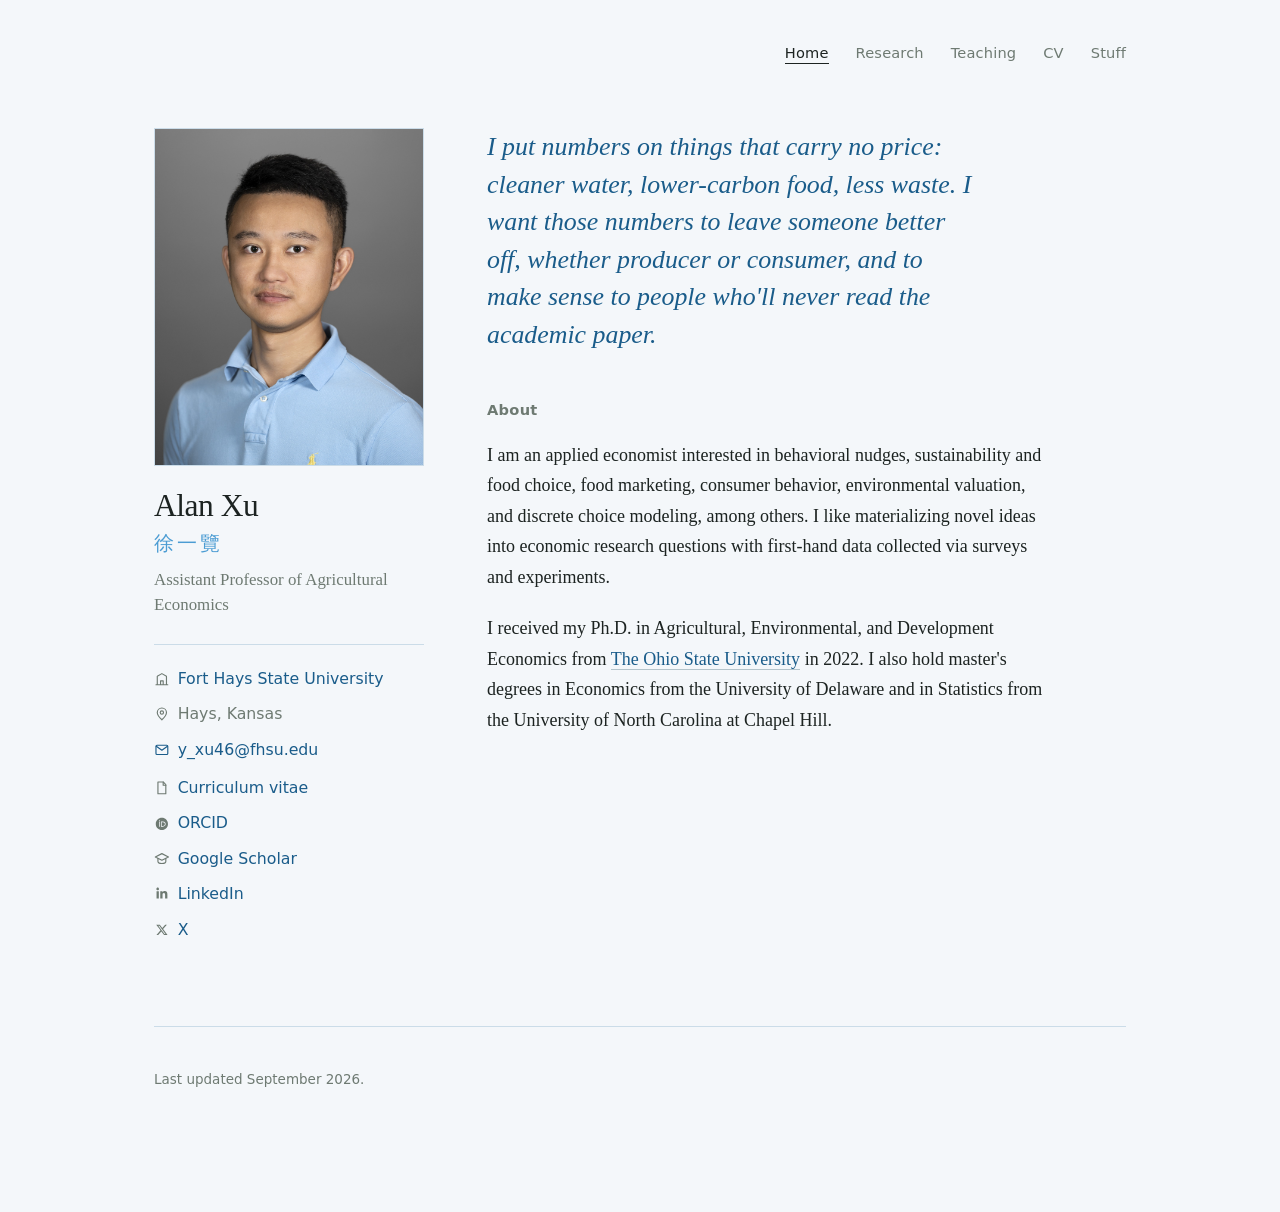
<file: index.html>
<!DOCTYPE html>
<html lang="en">
<head>
<meta charset="utf-8">
<meta name="viewport" content="width=device-width, initial-scale=1">
<title>Alan Xu 徐一覽</title>
<meta name="description" content="Alan Xu is an applied economist at Fort Hays State University working on behavioral nudges, sustainability and food choice, consumer behavior, and environmental valuation.">
<link rel="icon" href="favicon.svg" type="image/svg+xml">
<link rel="stylesheet" href="style.css">
<!-- Google tag (gtag.js) -->
<script async src="https://www.googletagmanager.com/gtag/js?id=G-Y4VLVHRZ72"></script>
<script>
  window.dataLayer = window.dataLayer || [];
  function gtag(){dataLayer.push(arguments);}
  gtag('js', new Date());

  gtag('config', 'G-Y4VLVHRZ72');
</script>
</head>
<body>
<a class="skip" href="#main">Skip to content</a>

<div class="page">

  <header class="masthead">
    <span></span>
    <nav aria-label="Sections">
      <ul class="nav">
        <li><a href="index.html" aria-current="page">Home</a></li>
        <li><a href="research.html">Research</a></li>
        <li><a href="teaching.html">Teaching</a></li>
        <li><a href="cv.html">CV</a></li>
        <li><a href="stuff.html">Stuff</a></li>
      </ul>
    </nav>
  </header>

    <main id="main">

    <svg width="0" height="0" style="position:absolute" aria-hidden="true">
      <symbol id="i-uni" viewBox="0 0 24 24"><path d="M3 21h18M5 21V8l7-4 7 4v13M10 21v-6h4v6"/></symbol>
      <symbol id="i-pin" viewBox="0 0 24 24"><path d="M12 21s7-6.2 7-11a7 7 0 1 0-14 0c0 4.8 7 11 7 11z"/><circle cx="12" cy="10" r="2.5"/></symbol>
      <symbol id="i-mail" viewBox="0 0 24 24"><rect x="3" y="5" width="18" height="14" rx="1.5"/><path d="m3.5 6.5 8.5 6 8.5-6"/></symbol>
      <symbol id="i-doc" viewBox="0 0 24 24"><path d="M6 3h8l4 4v14H6z"/><path d="M14 3v5h4"/></symbol>
      <symbol id="i-cap" viewBox="0 0 24 24"><path d="m12 4 10 5-10 5L2 9z"/><path d="M6 11.5V16c0 1.6 2.7 3 6 3s6-1.4 6-3v-4.5"/></symbol>
      <symbol id="i-globe" viewBox="0 0 24 24"><circle cx="12" cy="12" r="9"/><path d="M3 12h18M12 3a14 14 0 0 1 0 18 14 14 0 0 1 0-18"/></symbol>
      <symbol id="i-x" viewBox="0 0 640 640"><path d="M453.2 112L523.8 112L369.6 288.2L551 528L409 528L297.7 382.6L170.5 528L99.8 528L264.7 339.5L90.8 112L236.4 112L336.9 244.9L453.2 112zM428.4 485.8L467.5 485.8L215.1 152L173.1 152L428.4 485.8z"/></symbol>
      <symbol id="i-linkedin" viewBox="0 0 640 640"><path d="M196.3 512L103.4 512L103.4 212.9L196.3 212.9L196.3 512zM149.8 172.1C120.1 172.1 96 147.5 96 117.8C96 103.5 101.7 89.9 111.8 79.8C121.9 69.7 135.6 64 149.8 64C164 64 177.7 69.7 187.8 79.8C197.9 89.9 203.6 103.6 203.6 117.8C203.6 147.5 179.5 172.1 149.8 172.1zM543.9 512L451.2 512L451.2 366.4C451.2 331.7 450.5 287.2 402.9 287.2C354.6 287.2 347.2 324.9 347.2 363.9L347.2 512L254.4 512L254.4 212.9L343.5 212.9L343.5 253.7L344.8 253.7C357.2 230.2 387.5 205.4 432.7 205.4C526.7 205.4 544 267.3 544 347.7L544 512L543.9 512z"/></symbol>
      <symbol id="i-orcid" viewBox="0 0 640 640"><path d="M358.7 252.2L312.8 252.2L312.8 406L360.3 406C427.9 406 443.4 354.7 443.4 329.1C443.4 287.5 416.9 252.2 358.7 252.2zM320 72C183 72 72 183 72 320C72 457 183 568 320 568C457 568 568 457 568 320C568 183 457 72 320 72zM239.2 432.8L209.4 432.8L209.4 225.3L239.2 225.3L239.2 432.8zM224.3 162.5C235.1 162.5 243.9 171.3 243.9 182.1C243.9 192.9 235.1 201.7 224.3 201.7C213.5 201.7 204.7 192.9 204.7 182.1C204.7 171.3 213.5 162.5 224.3 162.5zM364 433L283 433L283 225.3L363.6 225.3C440.3 225.3 474 280.1 474 329.2C474 382.5 432.3 433.1 364 433.1z"/></symbol>
    </svg>

    <div class="profile-layout">

      <aside class="profile-card">
        <img class="profile-photo" src="images/portrait.jpg" alt="Alan Xu">
        <h1 class="profile-name">Alan Xu<span class="han" lang="zh-Hans">徐一覽</span></h1>
        <p class="profile-role">Assistant Professor of Agricultural Economics</p>

        <ul class="profile-links">
          <li><svg><use href="#i-uni"/></svg><a href="https://www.fhsu.edu/agriculture/Faculty-and-Staff/">Fort Hays State University</span></li>
          <li><svg><use href="#i-pin"/></svg><span>Hays, Kansas</span></li>
          <li><svg><use href="#i-mail"/></svg><a href="mailto:y_xu46@fhsu.edu">y_xu46@fhsu.edu</a></li>
          <li><svg><use href="#i-doc"/></svg><a href="cv.html">Curriculum vitae</a></li>
          <li><svg class="brand"><use href="#i-orcid"/></svg><a href="https://orcid.org/0000-0002-5216-3333">ORCID</a></li>
          <li><svg><use href="#i-cap"/></svg><a href="https://scholar.google.com/citations?user=-y_ta_cAAAAJ&amp;hl=en">Google Scholar</a></li>
          <li><svg class="brand"><use href="#i-linkedin"/></svg><a href="https://www.linkedin.com/in/alanyilan/">LinkedIn</a></li>
          <li><svg class="brand"><use href="#i-x"/></svg><a href="https://x.com/alanyilan">X</a></li>
        </ul>
      </aside>

      <div class="profile-main">
        <p class="lede">I put numbers on things that carry no price: cleaner water, lower-carbon
          food, less waste. I want those numbers to leave someone better off, whether producer or
          consumer, and to make sense to people who'll never read the academic paper.</p>

        <h2>About</h2>
        <p>I am an applied economist interested in behavioral nudges, sustainability and food
        choice, food marketing, consumer behavior, environmental valuation, and discrete choice
        modeling, among others. I like materializing novel ideas into economic research questions
        with first-hand data collected via surveys and experiments.</p>

        <p>I received my Ph.D. in Agricultural, Environmental, and Development Economics from
        <a href="https://aede.osu.edu/home">The Ohio State University</a> in 2022. I also hold
        master's degrees in Economics from the University of Delaware and in Statistics from the
        University of North Carolina at Chapel Hill.</p>
      </div>

    </div>

  </main>
  <footer class="foot">
    <p>Last updated September 2026.</p>
  </footer>

</div>
</body>
</html>
</file>
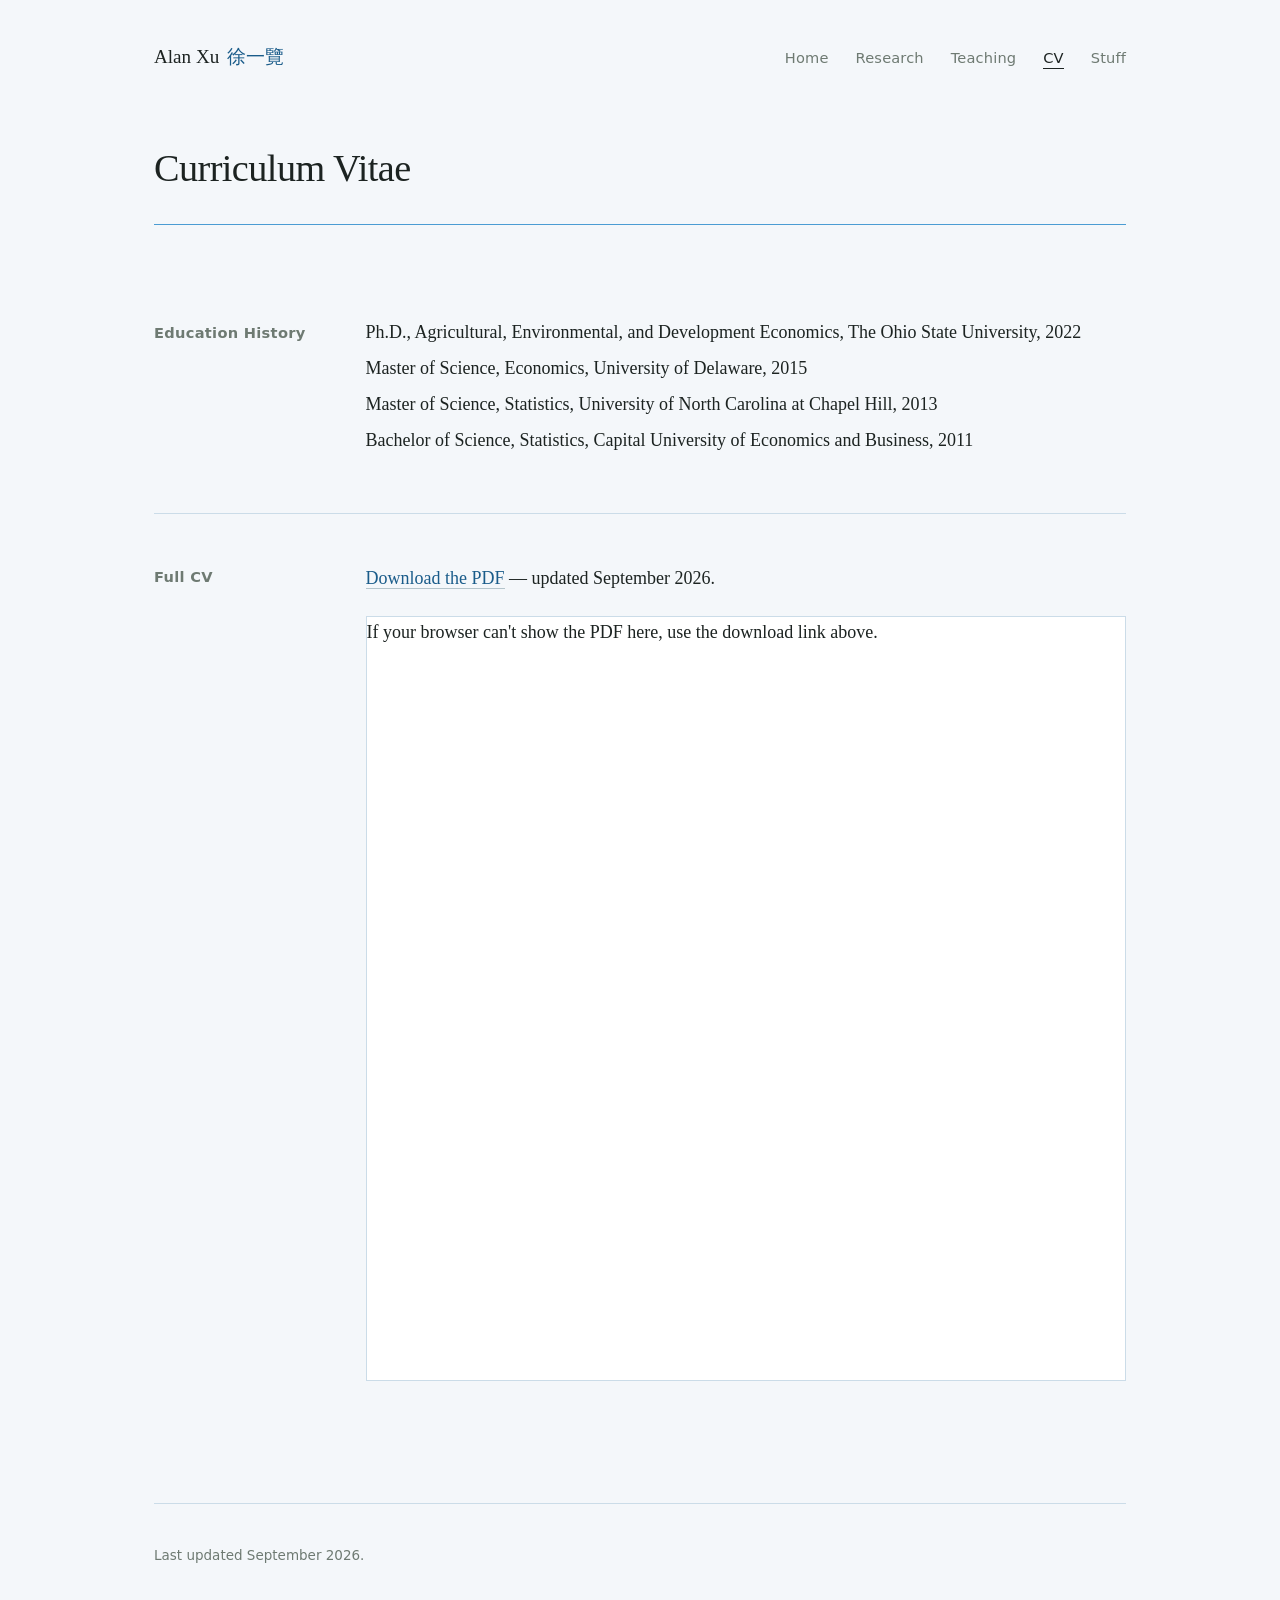
<file: cv.html>
<!DOCTYPE html>
<html lang="en">
<head>
<meta charset="utf-8">
<meta name="viewport" content="width=device-width, initial-scale=1">
<title>Curriculum vitae — Alan Xu 徐一覽</title>
<meta name="description" content="Curriculum vitae of Alan Xu, assistant professor of agricultural economics at Fort Hays State University.">
<link rel="icon" href="favicon.svg" type="image/svg+xml">
<link rel="stylesheet" href="style.css">
<!-- Google tag (gtag.js) -->
<script async src="https://www.googletagmanager.com/gtag/js?id=G-Y4VLVHRZ72"></script>
<script>
  window.dataLayer = window.dataLayer || [];
  function gtag(){dataLayer.push(arguments);}
  gtag('js', new Date());

  gtag('config', 'G-Y4VLVHRZ72');
</script>
</head>
<body>
<a class="skip" href="#main">Skip to content</a>

<div class="page">

  <header class="masthead">
    <a class="wordmark" href="index.html">Alan Xu<span class="han" lang="zh-Hans">徐一覽</span></a>
    <nav aria-label="Sections">
      <ul class="nav">
        <li><a href="index.html">Home</a></li>
        <li><a href="research.html">Research</a></li>
        <li><a href="teaching.html">Teaching</a></li>
        <li><a href="cv.html" aria-current="page">CV</a></li>
        <li><a href="stuff.html">Stuff</a></li>
      </ul>
    </nav>
  </header>

  <main id="main">

    <h1 class="page-title">Curriculum Vitae</h1>

    <section class="band">
      <h2>Education History</h2>
      <div class="band-body">
        <ul class="stack">
          <li>Ph.D., Agricultural, Environmental, and Development Economics, The Ohio State
            University, 2022</li>
          <li>Master of Science, Economics, University of Delaware, 2015</li>
          <li>Master of Science, Statistics, University of North Carolina at Chapel Hill, 2013</li>
          <li>Bachelor of Science, Statistics, Capital University of Economics and Business, 2011</li>
        </ul>
      </div>
    </section>

    <section class="band band-wide">
      <h2>Full CV</h2>
      <div class="band-body">
        <p><a href="files/Alan_Xu_CV.pdf">Download the PDF</a> — updated September 2026.</p>
        <object class="pdf-frame" data="files/Alan_Xu_CV.pdf" type="application/pdf">
          <p>If your browser can't show the PDF here, use the download link above.</p>
        </object>
      </div>
    </section>

  </main>

  <footer class="foot">
    <p>Last updated September 2026.</p>
  </footer>

</div>
</body>
</html>
</file>
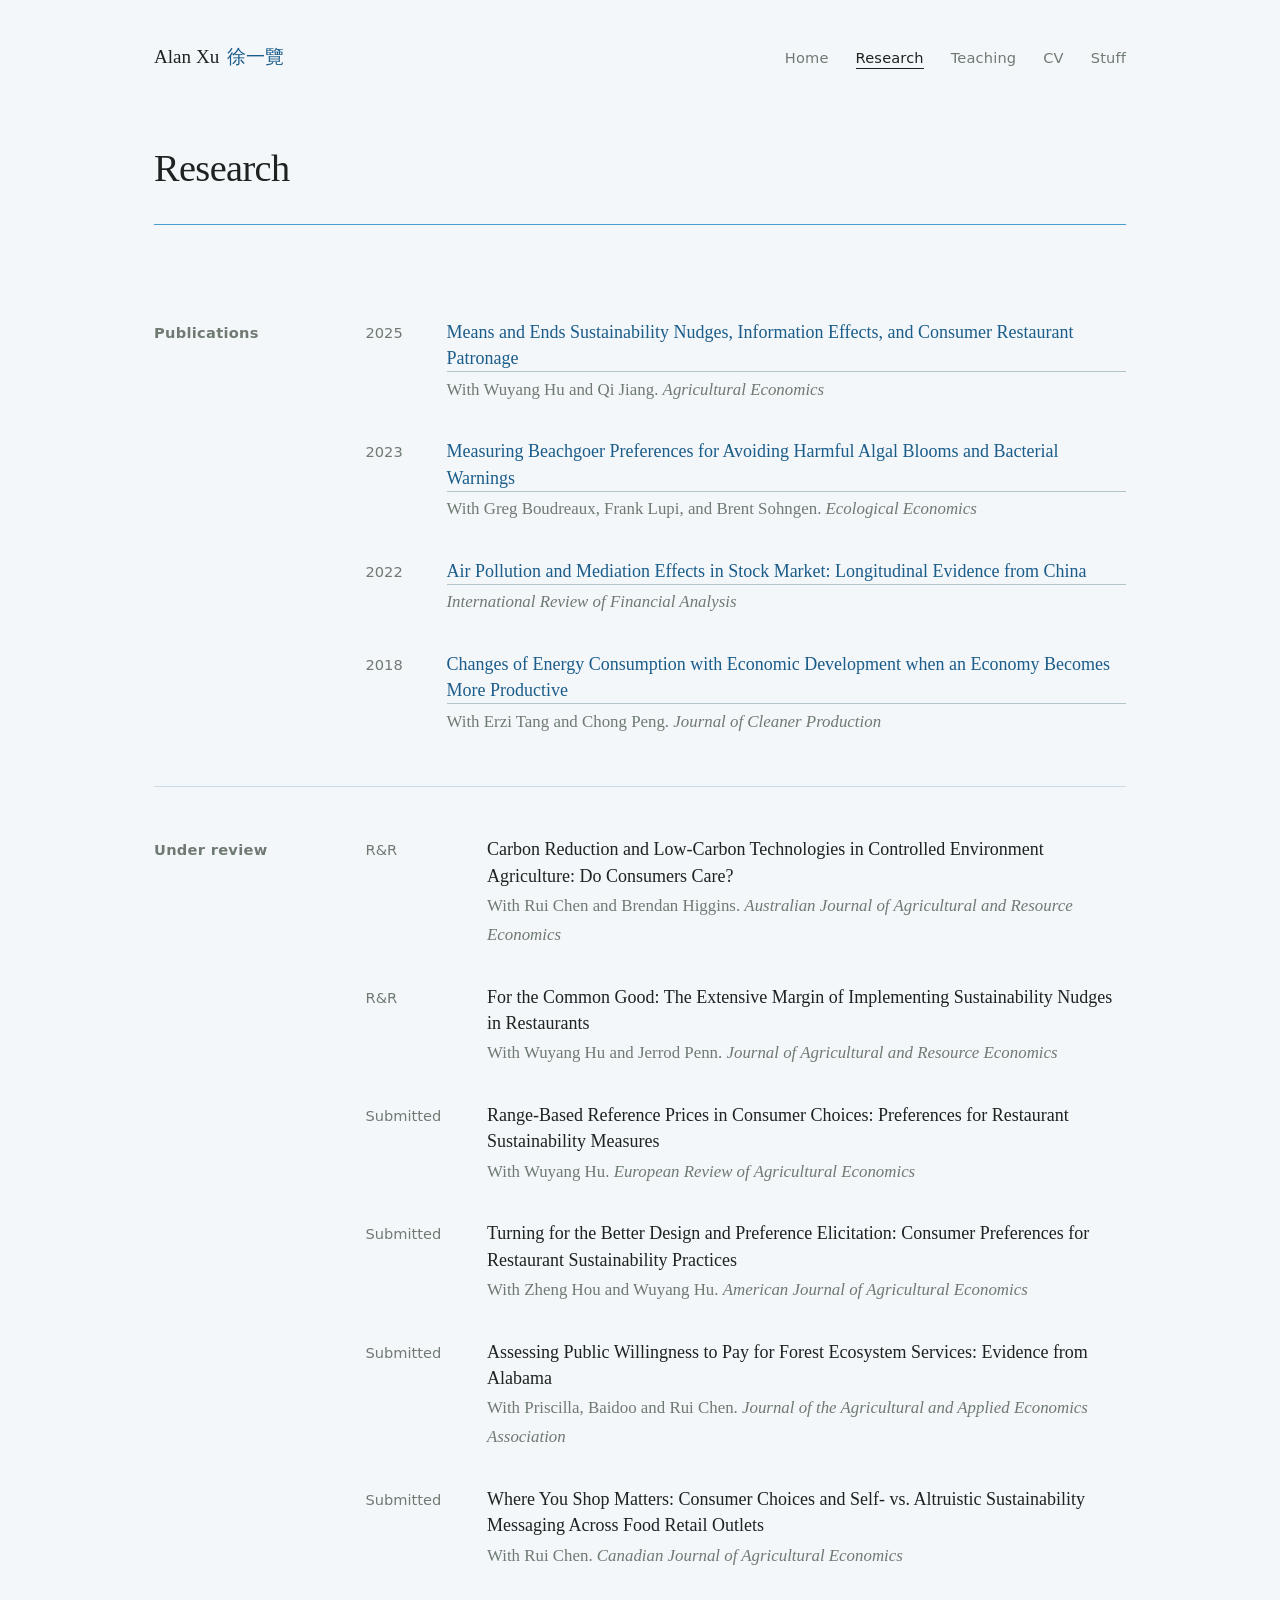
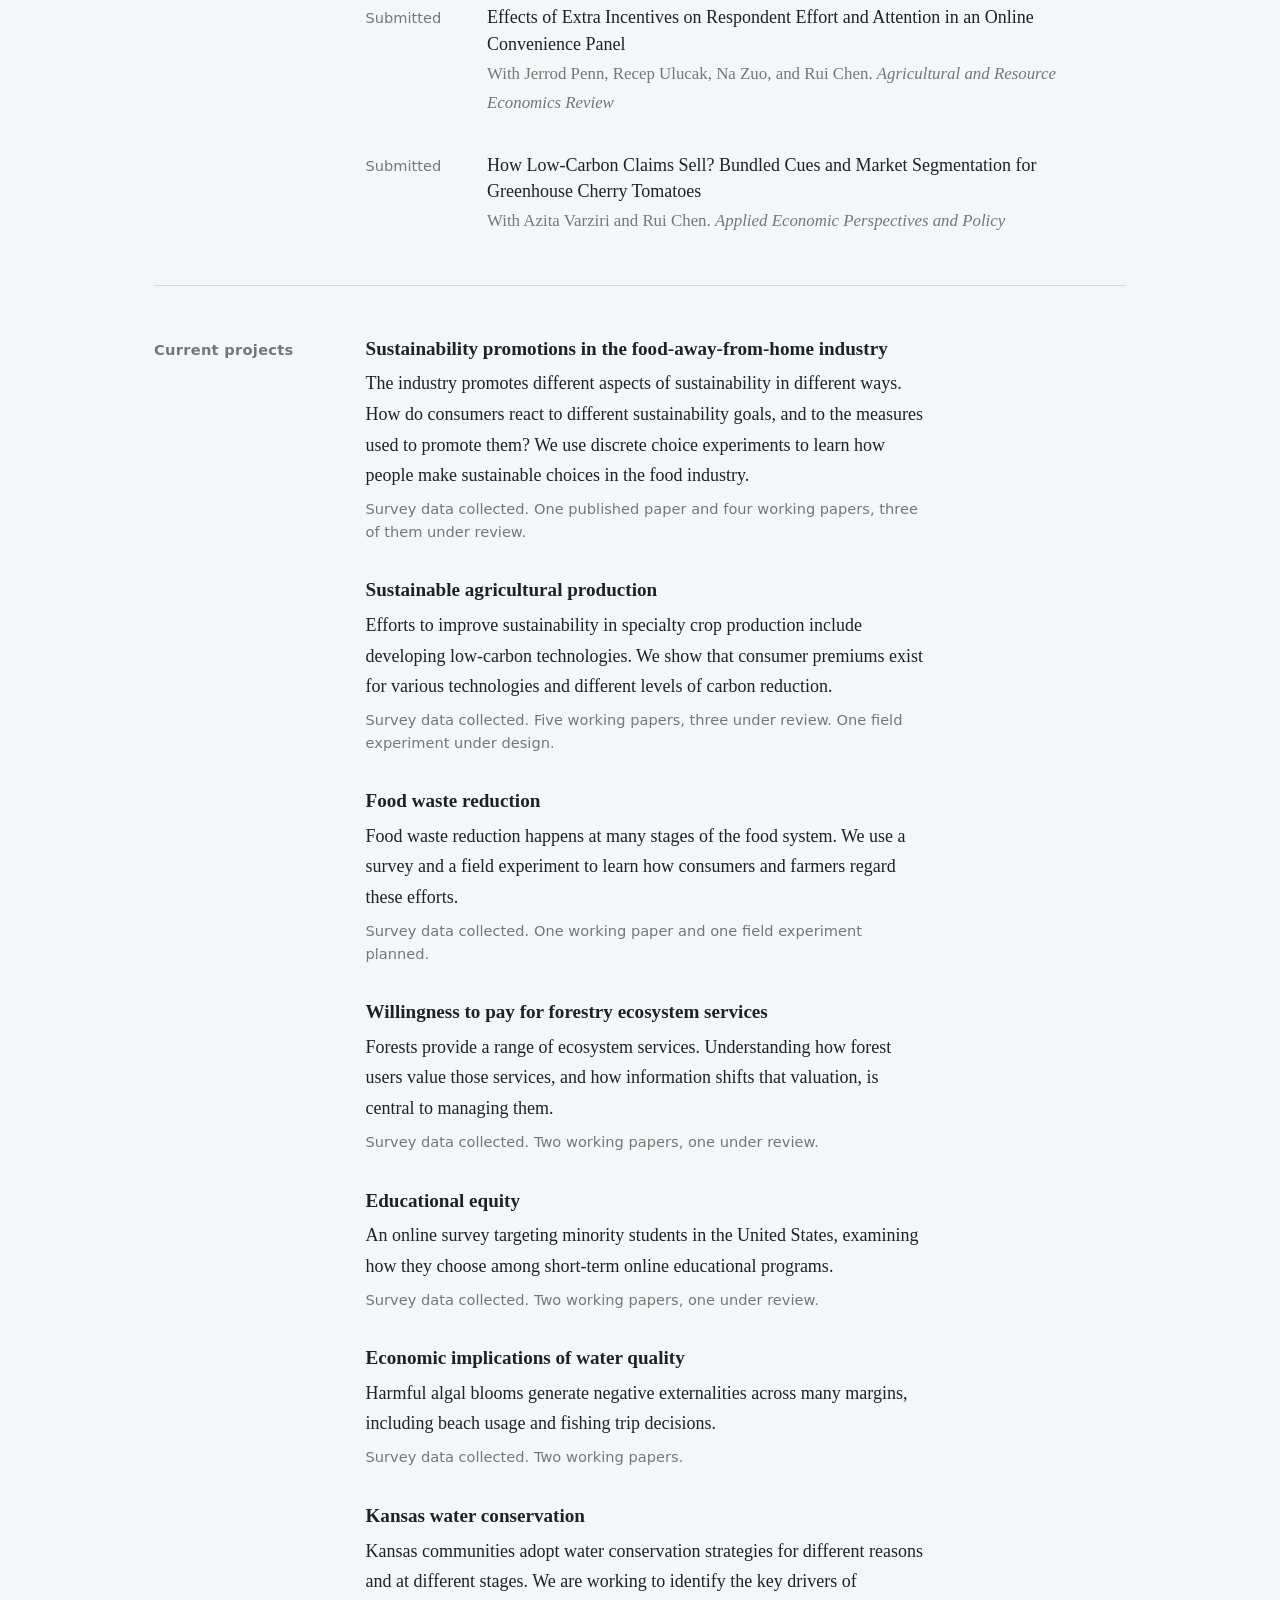
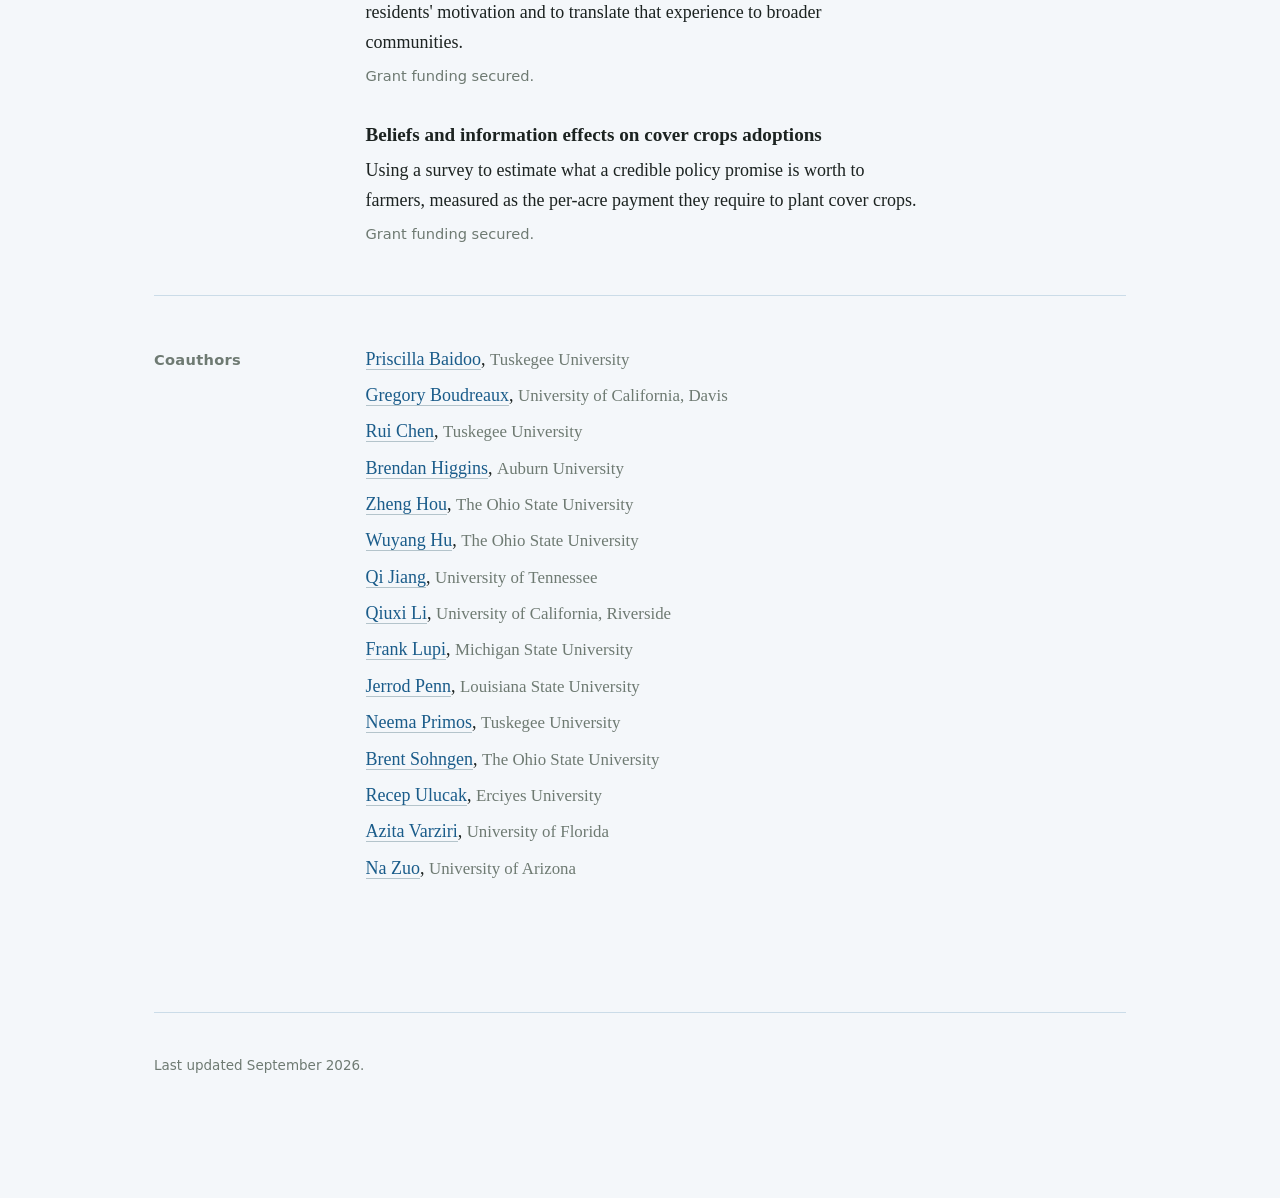
<file: research.html>
<!DOCTYPE html>
<html lang="en">
<head>
<meta charset="utf-8">
<meta name="viewport" content="width=device-width, initial-scale=1">
<title>Research — Alan Xu 徐一覽</title>
<meta name="description" content="Publications, current projects, and coauthors of Alan Xu, applied economist at Fort Hays State University.">
<link rel="icon" href="favicon.svg" type="image/svg+xml">
<link rel="stylesheet" href="style.css">
<!-- Google tag (gtag.js) -->
<script async src="https://www.googletagmanager.com/gtag/js?id=G-Y4VLVHRZ72"></script>
<script>
  window.dataLayer = window.dataLayer || [];
  function gtag(){dataLayer.push(arguments);}
  gtag('js', new Date());

  gtag('config', 'G-Y4VLVHRZ72');
</script>
</head>
<body>
<a class="skip" href="#main">Skip to content</a>

<div class="page">

  <header class="masthead">
    <a class="wordmark" href="index.html">Alan Xu<span class="han" lang="zh-Hans">徐一覽</span></a>
    <nav aria-label="Sections">
      <ul class="nav">
        <li><a href="index.html">Home</a></li>
        <li><a href="research.html" aria-current="page">Research</a></li>
        <li><a href="teaching.html">Teaching</a></li>
        <li><a href="cv.html">CV</a></li>
        <li><a href="stuff.html">Stuff</a></li>
      </ul>
    </nav>
  </header>

  <main id="main">

    <h1 class="page-title">Research</h1>

    <section class="band">
      <h2>Publications</h2>
      <div class="band-body">
        <ol class="pubs">

          <li class="pub">
            <span class="year">2025</span>
            <span>
              <a class="title" href="https://doi.org/10.1111/agec.12875">Means and Ends
                Sustainability Nudges, Information Effects, and Consumer Restaurant
                Patronage</a>
              <span class="meta">With Wuyang Hu and Qi Jiang.
                <span class="venue">Agricultural Economics</span></span>
            </span>
          </li>

          <li class="pub">
            <span class="year">2023</span>
            <span>
              <a class="title" href="https://doi.org/10.1016/j.ecolecon.2022.107653">Measuring
                Beachgoer Preferences for Avoiding Harmful Algal Blooms and Bacterial
                Warnings</a>
              <span class="meta">With Greg Boudreaux, Frank Lupi, and Brent Sohngen.
                <span class="venue">Ecological Economics</span></span>
            </span>
          </li>

          <li class="pub">
            <span class="year">2022</span>
            <span>
              <a class="title" href="https://doi.org/10.1016/j.irfa.2022.102252">Air Pollution
                and Mediation Effects in Stock Market: Longitudinal Evidence from China</a>
              <span class="meta"><span class="venue">International Review of Financial
                Analysis</span></span>
            </span>
          </li>

          <li class="pub">
            <span class="year">2018</span>
            <span>
              <a class="title" href="https://doi.org/10.1016/j.jclepro.2018.05.242">Changes of
                Energy Consumption with Economic Development when an Economy Becomes More
                Productive</a>
              <span class="meta">With Erzi Tang and Chong Peng.
                <span class="venue">Journal of Cleaner Production</span></span>
            </span>
          </li>

        </ol>
      </div>
    </section>

    <section class="band">
      <h2>Under review</h2>
      <div class="band-body">
        <ol class="pubs pubs-status">

          <li class="pub">
            <span class="year">R&amp;R</span>
            <span>
              <span class="title">Carbon Reduction and Low-Carbon Technologies in Controlled
                Environment Agriculture: Do Consumers Care?</span>
              <span class="meta">With Rui Chen and Brendan Higgins.
                <span class="venue">Australian Journal of Agricultural and Resource
                Economics</span></span>
            </span>
          </li>

          <li class="pub">
            <span class="year">R&amp;R</span>
            <span>
              <span class="title">For the Common Good: The Extensive Margin of Implementing
                Sustainability Nudges in Restaurants</span>
              <span class="meta">With Wuyang Hu and Jerrod Penn.
                <span class="venue">Journal of Agricultural and Resource Economics</span></span>
            </span>
          </li>

          <li class="pub">
            <span class="year">Submitted</span>
            <span>
              <span class="title">Range-Based Reference Prices in Consumer Choices: Preferences
                for Restaurant Sustainability Measures</span>
              <span class="meta">With Wuyang Hu.
                <span class="venue">European Review of Agricultural Economics</span></span>
            </span>
          </li>

          <li class="pub">
            <span class="year">Submitted</span>
            <span>
              <span class="title">Turning for the Better Design and Preference Elicitation:
                Consumer Preferences for Restaurant Sustainability Practices</span>
              <span class="meta">With Zheng Hou and Wuyang Hu.
                <span class="venue">American Journal of Agricultural Economics</span></span>
            </span>
          </li>

          <li class="pub">
            <span class="year">Submitted</span>
            <span>
              <span class="title">Assessing Public Willingness to Pay for Forest Ecosystem
                Services: Evidence from Alabama</span>
              <span class="meta">With Priscilla, Baidoo and Rui Chen.
                <span class="venue">Journal of the Agricultural and Applied Economics
                Association</span></span>
            </span>
          </li>

          <li class="pub">
            <span class="year">Submitted</span>
            <span>
              <span class="title">Where You Shop Matters: Consumer Choices and Self- vs.
                Altruistic Sustainability Messaging Across Food Retail Outlets</span>
              <span class="meta">With Rui Chen.
                <span class="venue">Canadian Journal of Agricultural Economics</span></span>
            </span>
          </li>

          <li class="pub">
            <span class="year">Submitted</span>
            <span>
              <span class="title">Effects of Extra Incentives on Respondent Effort and Attention
                in an Online Convenience Panel</span>
              <span class="meta">With Jerrod Penn, Recep Ulucak, Na Zuo, and Rui Chen.
                <span class="venue">Agricultural and Resource Economics Review</span></span>
            </span>
          </li>

          <li class="pub">
            <span class="year">Submitted</span>
            <span>
              <span class="title">How Low-Carbon Claims Sell? Bundled Cues and Market
                Segmentation for Greenhouse Cherry Tomatoes</span>
              <span class="meta">With Azita Varziri and Rui Chen.
                <span class="venue">Applied Economic Perspectives and Policy</span></span>
            </span>
          </li>

        </ol>
      </div>
    </section>
    
    <section class="band">
      <h2>Current projects</h2>
      <div class="band-body">
        <ul class="projects">

          <li class="project">
            <h3>Sustainability promotions in the food-away-from-home industry</h3>
            <p>The industry promotes different aspects of sustainability in different ways. How do
            consumers react to different sustainability goals, and to the measures used to promote
            them? We use discrete choice experiments to learn how people make sustainable choices
            in the food industry.</p>
            <span class="status">Survey data collected. One published paper and four working
            papers, three of them under review.</span>
          </li>

          <li class="project">
            <h3>Sustainable agricultural production</h3>
            <p>Efforts to improve sustainability in specialty crop production include developing
            low-carbon technologies. We show that consumer premiums exist for various technologies
            and different levels of carbon reduction.</p>
            <span class="status">Survey data collected. Five working papers, three under review.
            One field experiment under design.</span>
          </li>

          <li class="project">
            <h3>Food waste reduction</h3>
            <p>Food waste reduction happens at many stages of the food system. We use a survey and
            a field experiment to learn how consumers and farmers regard these efforts.</p>
            <span class="status">Survey data collected. One working paper and one field experiment
            planned.</span>
          </li>

          <li class="project">
            <h3>Willingness to pay for forestry ecosystem services</h3>
            <p>Forests provide a range of ecosystem services. Understanding how forest users value
            those services, and how information shifts that valuation, is central to managing
            them.</p>
            <span class="status">Survey data collected. Two working papers, one under
            review.</span>
          </li>

          <li class="project">
            <h3>Educational equity</h3>
            <p>An online survey targeting minority students in the United States, examining how
            they choose among short-term online educational programs.</p>
            <span class="status">Survey data collected. Two working papers, one under review.</span>
          </li>

          <li class="project">
            <h3>Economic implications of water quality</h3>
            <p>Harmful algal blooms generate negative externalities across many margins, including
            beach usage and fishing trip decisions.</p>
            <span class="status">Survey data collected. Two working papers.</span>
          </li>

          <li class="project">
            <h3>Kansas water conservation</h3>
            <p>Kansas communities adopt water conservation strategies for different reasons and at
            different stages. We are working to identify the key drivers of residents' motivation
            and to translate that experience to broader communities.</p>
            <span class="status">Grant funding secured.</span>
          </li>

          <li class="project">
            <h3>Beliefs and information effects on cover crops adoptions</h3>
            <p>Using a survey to estimate what a credible policy promise is worth to farmers, measured 
              as the per-acre payment they require to plant cover crops.</p>
            <span class="status">Grant funding secured.</span>
          </li>
          
        </ul>
      </div>
    </section>

    <section class="band">
      <h2>Coauthors</h2>
      <div class="band-body">
        <ul class="people">
          <li><a href="https://www.linkedin.com/in/priscilla-baidoo-025640183/">Priscilla 
            Baidoo</a>, <span class="affil">Tuskegee University</span></li>
          <li><a href="https://are.ucdavis.edu/people/grad-students/phd/gregory-boudreaux/">Gregory
            Boudreaux</a>, <span class="affil">University of California, Davis</span></li>
          <li><a href="https://www.tuskegee.edu/academics/colleges-schools/caens/Faculty-Staff/Rui-Chen.html">Rui
            Chen</a>, <span class="affil">Tuskegee University</span></li>
          <li><a href="https://eng.auburn.edu/directory/bth0023">Brendan Higgins</a>,
            <span class="affil">Auburn University</span></li>
          <li><a href="https://cfaes.osu.edu/person/zheng-hou">Zheng Hou</a>,
            <span class="affil">The Ohio State University</span></li>
          <li><a href="https://cfaes.osu.edu/person/wuyang-hu">Wuyang Hu</a>,
            <span class="affil">The Ohio State University</span></li>
          <li><a href="https://utia.tennessee.edu/person/?id=302260">Qi Jiang</a>,
            <span class="affil">University of Tennessee</span></li>
          <li><a href="https://scholar.google.com/citations?user=zObMOM8AAAAJ&hl=en">Qiuxi Li</a>,
            <span class="affil">University of California, Riverside</span></li>
          <li><a href="https://sites.google.com/msu.edu/franklupi">Frank Lupi</a>,
            <span class="affil">Michigan State University</span></li>
          <li><a href="https://www.lsu.edu/agriculture/agecon/people/bio/jerrod-penn.php">Jerrod
            Penn</a>, <span class="affil">Louisiana State University</span></li>
          <li><a href="https://www.linkedin.com/in/neema-primos-abb154201/">Neema
            Primos</a>, <span class="affil">Tuskegee University</span></li>
          <li><a href="https://cfaes.osu.edu/person/brent-sohngen">Brent Sohngen</a>,
            <span class="affil">The Ohio State University</span></li>
          <li><a href="https://www.linkedin.com/in/recep-ulucak-b18b06141/">Recep Ulucak</a>,
            <span class="affil">Erciyes University</span></li>
          <li><a href="https://www.linkedin.com/in/azita-varziri-615a05232/">Azita Varziri</a>,
            <span class="affil">University of Florida</span></li>
          <li><a href="https://economics.arizona.edu/person/na-zuo">Na Zuo</a>,
            <span class="affil">University of Arizona</span></li>
        </ul>
      </div>
    </section>

  </main>

  <footer class="foot">
    <p>Last updated September 2026.</p>
  </footer>

</div>
</body>
</html>
</file>
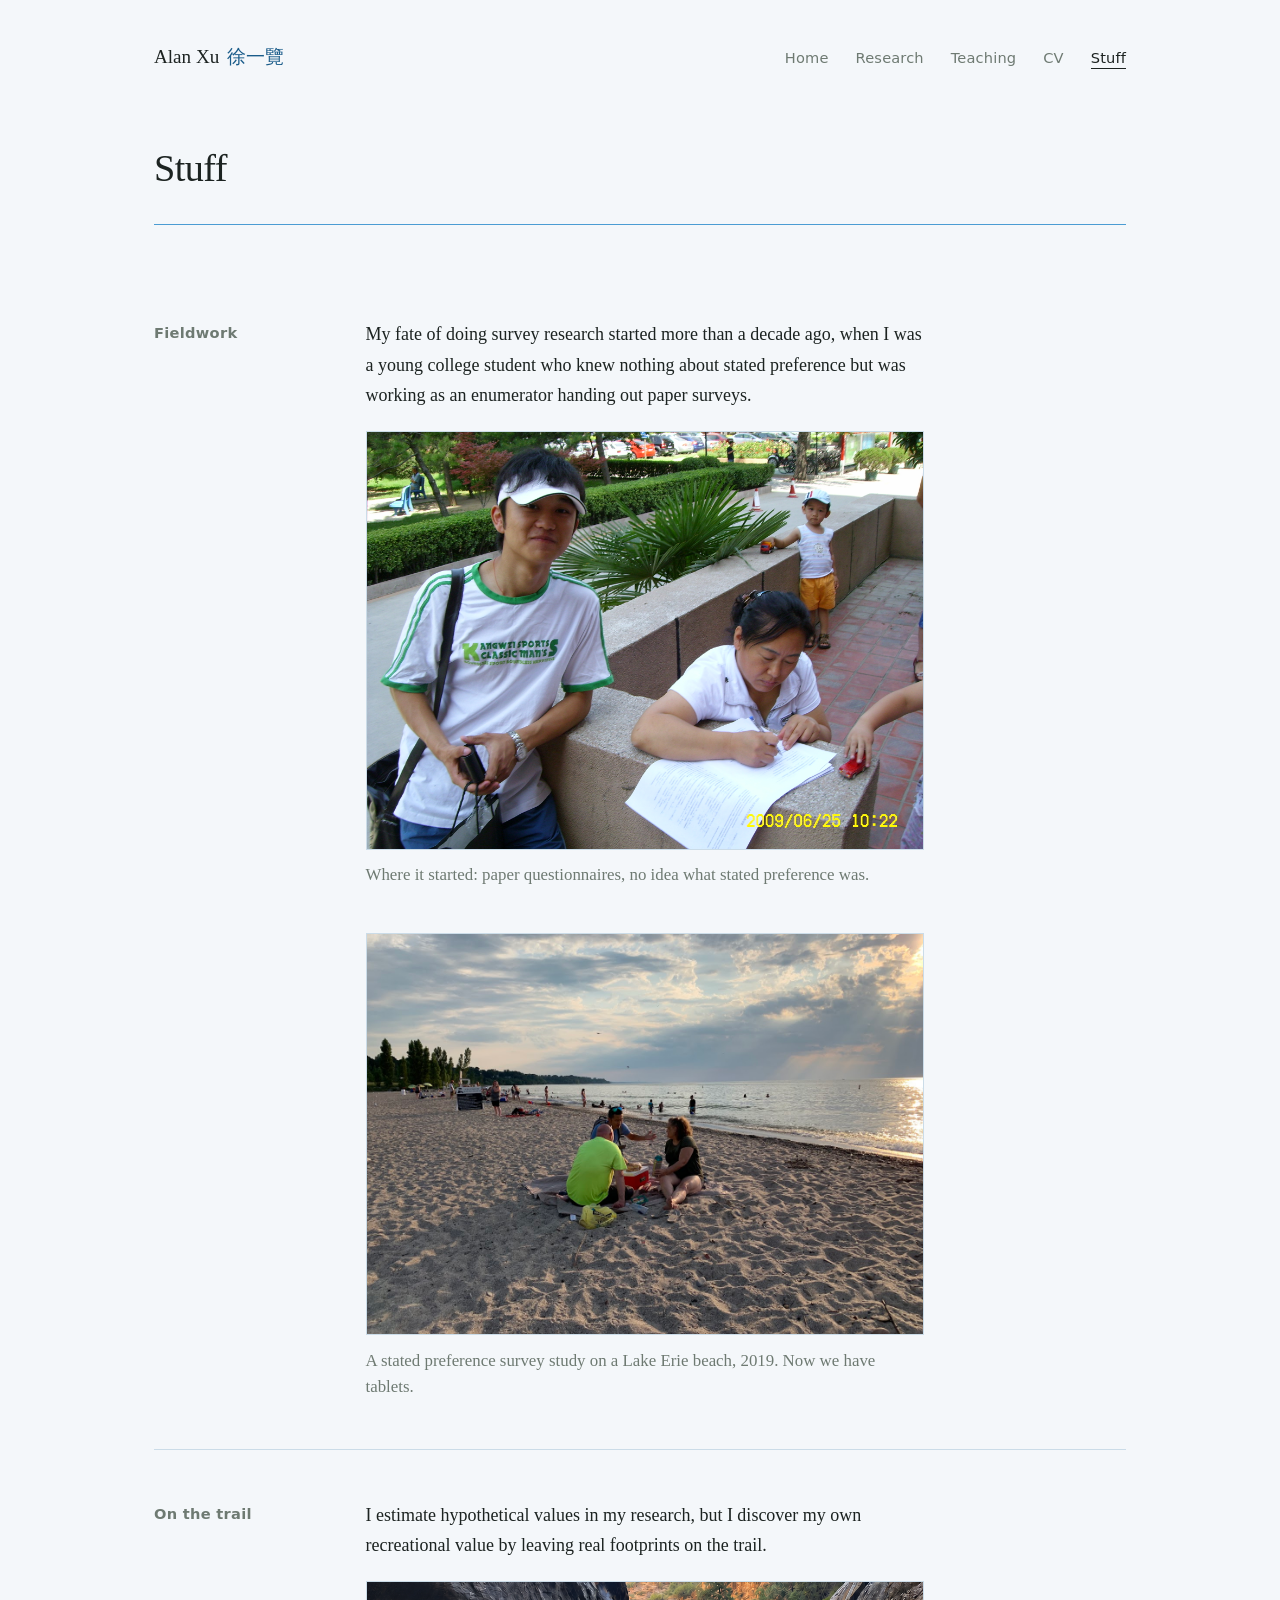
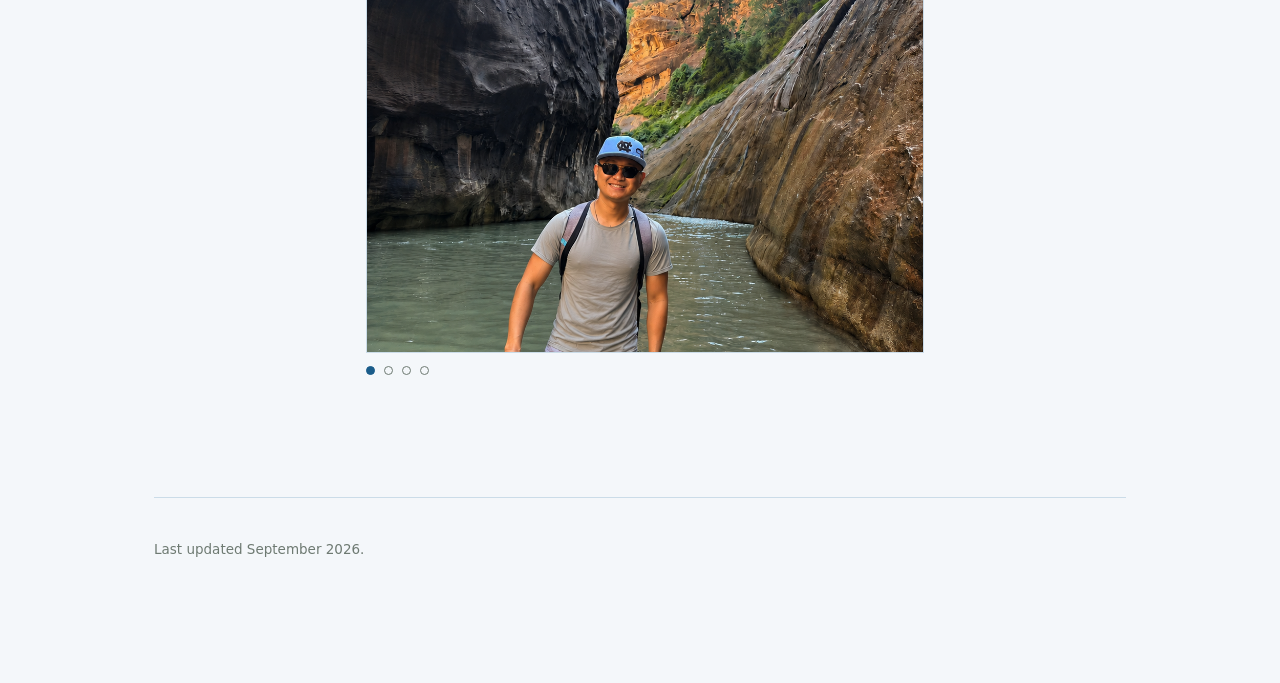
<file: stuff.html>
<!DOCTYPE html>
<html lang="en">
<head>
<meta charset="utf-8">
<meta name="viewport" content="width=device-width, initial-scale=1">
<title>Stuff — Alan Xu 徐一覽</title>
<meta name="description" content="Fieldwork, survey enumeration, and time on the trail.">
<link rel="icon" href="favicon.svg" type="image/svg+xml">
<link rel="stylesheet" href="style.css">
<!-- Google tag (gtag.js) -->
<script async src="https://www.googletagmanager.com/gtag/js?id=G-Y4VLVHRZ72"></script>
<script>
  window.dataLayer = window.dataLayer || [];
  function gtag(){dataLayer.push(arguments);}
  gtag('js', new Date());

  gtag('config', 'G-Y4VLVHRZ72');
</script>
</head>
<body>
<a class="skip" href="#main">Skip to content</a>

<div class="page">

  <header class="masthead">
    <a class="wordmark" href="index.html">Alan Xu<span class="han" lang="zh-Hans">徐一覽</span></a>
    <nav aria-label="Sections">
      <ul class="nav">
        <li><a href="index.html">Home</a></li>
        <li><a href="research.html">Research</a></li>
        <li><a href="teaching.html">Teaching</a></li>
        <li><a href="cv.html">CV</a></li>
        <li><a href="stuff.html" aria-current="page">Stuff</a></li>
      </ul>
    </nav>
  </header>

  <main id="main">

    <h1 class="page-title">Stuff</h1>
  
    <section class="band">
      <h2> Fieldwork </h2>
      <div class="band-body">

        <p>My fate of doing survey research started more than a decade ago, when I was a young
        college student who knew nothing about stated preference but was working as an enumerator
        handing out paper surveys.</p>

        <figure>
          <img src="images/enumerator.jpg"
               alt="Alan Xu as an undergraduate, working as a survey enumerator with paper questionnaires.">
          <figcaption>Where it started: paper questionnaires, no idea what stated preference
          was.</figcaption>
        </figure>

        <figure>
          <img src="images/lake-erie-2019.jpg"
               alt="Survey enumerators collecting stated preference data on a Lake Erie beach in 2019.">
          <figcaption>A stated preference survey study on a Lake Erie beach, 2019. Now we have
          tablets.</figcaption>
        </figure>

      </div>
    </section>

    <section class="band">
      <h2>On the trail</h2>
      <div class="band-body">

        <p>I estimate hypothetical values in my research, but I discover my own recreational value
        by leaving real footprints on the trail.</p>

        <div class="slideshow" data-slideshow>
          <div class="slides">
            <img class="slide is-active" src="images/trail-1.png" alt="Zion">
            <img class="slide" src="images/trail-2.jpg" alt="Arches">
            <img class="slide" src="images/trail-3.jpg" alt="Mount Rainier">
            <img class="slide" src="images/trail-4.jpg" alt="Monument Valley">
          </div>
          <div class="slide-dots"></div>
        </div>

      </div>
    </section>


  </main>

  <footer class="foot">
    <p>Last updated September 2026.</p>
  </footer>

</div>
  <script>
(function () {
  var box = document.querySelector('[data-slideshow]');
  if (!box) return;
  var slides = box.querySelectorAll('.slide');
  if (slides.length < 2) return;

  var wrap = box.querySelector('.slide-dots');
  var dots = [], at = 0, timer = null;
  var DELAY = 5000;
  var still = window.matchMedia('(prefers-reduced-motion: reduce)').matches;

  slides.forEach(function (s, n) {
    var b = document.createElement('button');
    b.type = 'button';
    b.className = 'slide-dot';
    b.setAttribute('aria-label', 'Photo ' + (n + 1));
    b.addEventListener('click', function () { show(n); stop(); });
    wrap.appendChild(b);
    dots.push(b);
  });

  function show(next) {
    slides[at].classList.remove('is-active');
    dots[at].classList.remove('is-active');
    at = (next + slides.length) % slides.length;
    slides[at].classList.add('is-active');
    dots[at].classList.add('is-active');
  }
  function start() { if (!still && !timer) timer = setInterval(function () { show(at + 1); }, DELAY); }
  function stop() { clearInterval(timer); timer = null; }

  dots[0].classList.add('is-active');
  box.addEventListener('mouseenter', stop);
  box.addEventListener('mouseleave', start);
  box.addEventListener('focusin', stop);
  box.addEventListener('focusout', start);
  document.addEventListener('visibilitychange', function () { document.hidden ? stop() : start(); });
  start();
})();
</script>
</body>
</html>
</file>
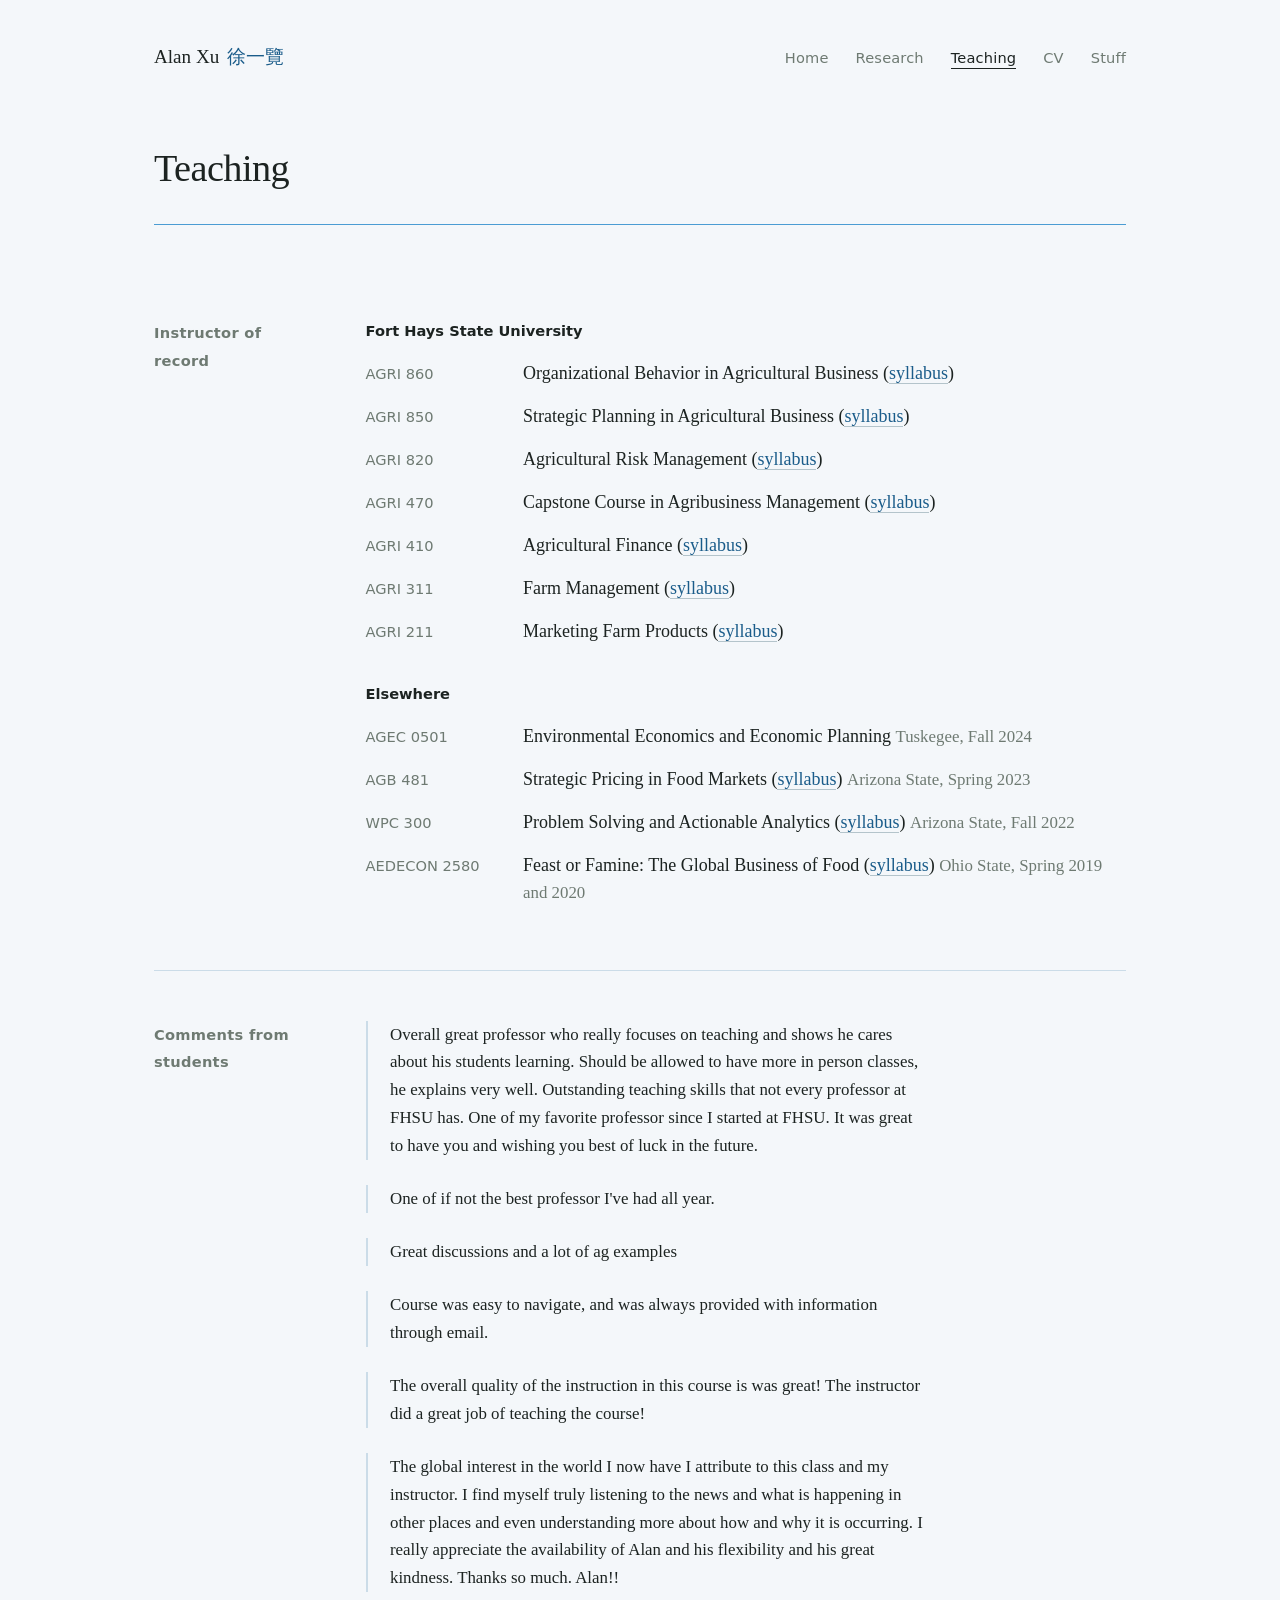
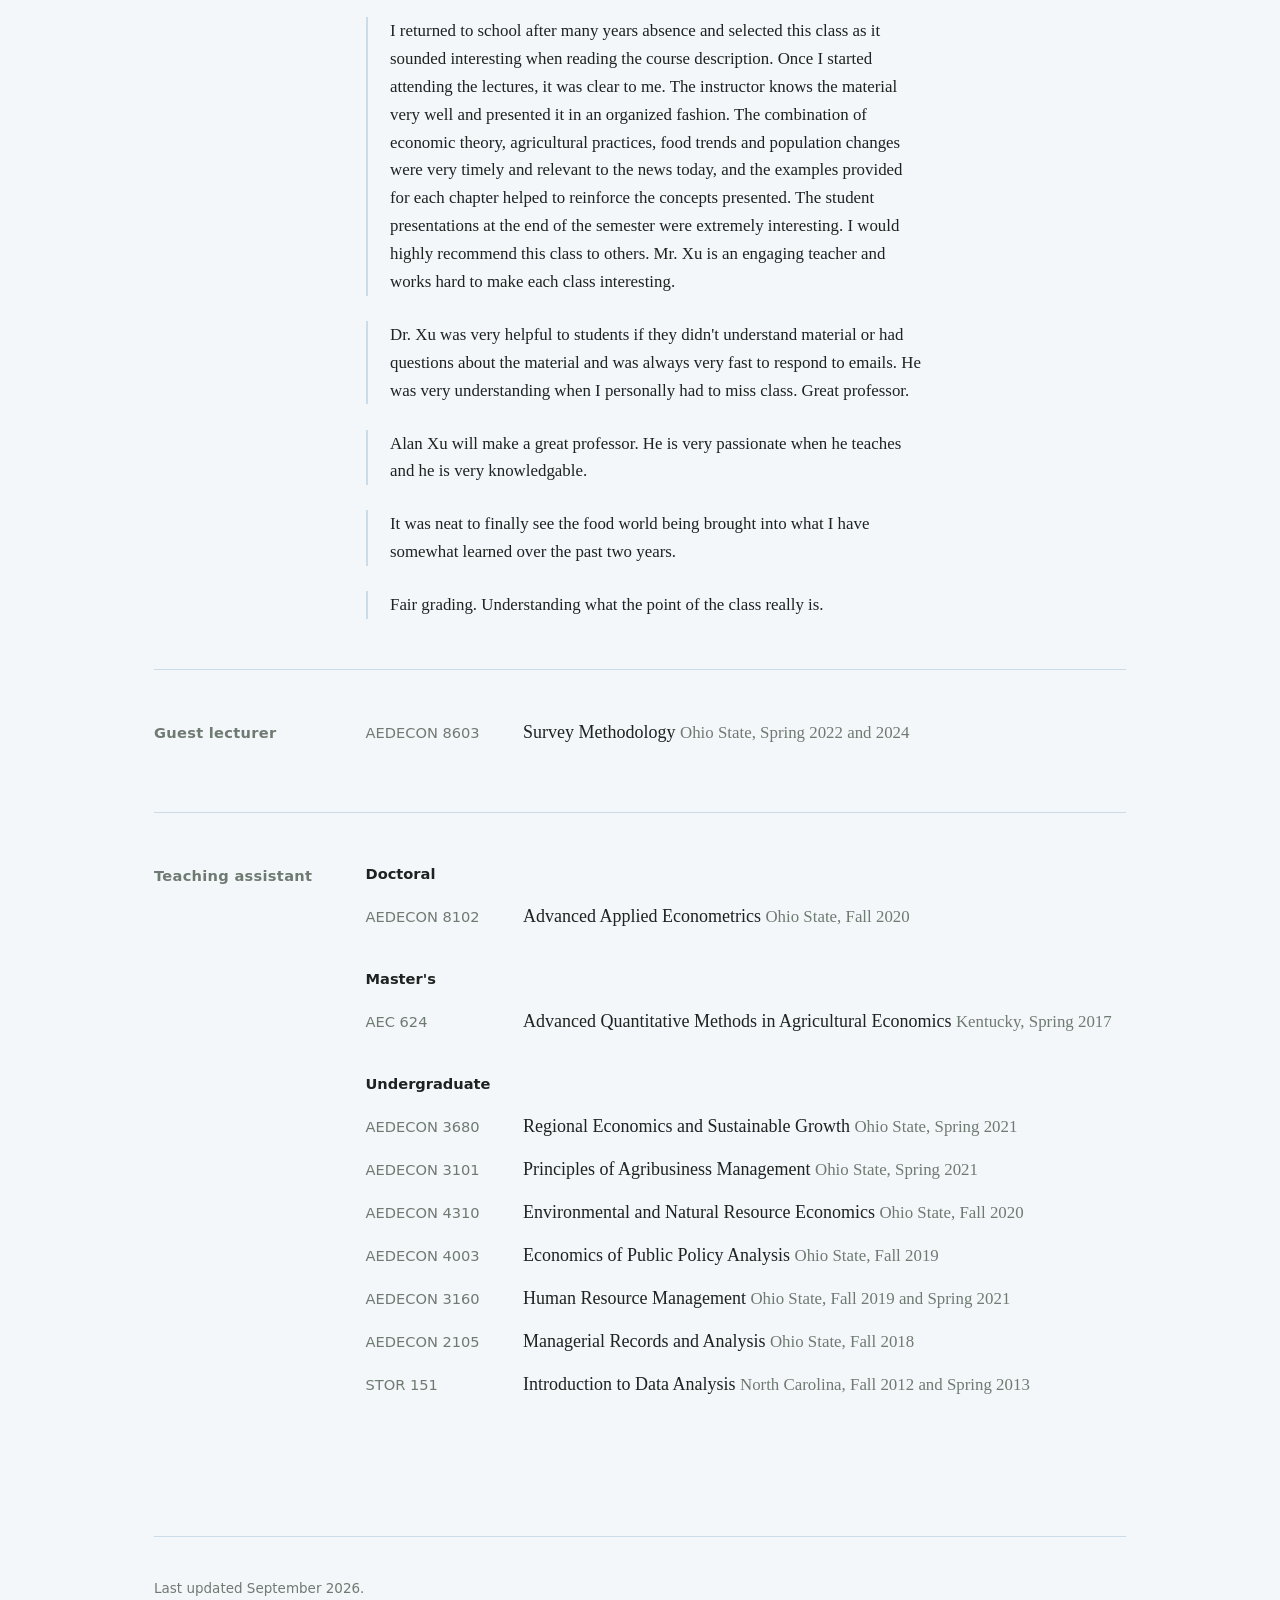
<file: teaching.html>
<!DOCTYPE html>
<html lang="en">
<head>
<meta charset="utf-8">
<meta name="viewport" content="width=device-width, initial-scale=1">
<title>Teaching — Alan Xu 徐一覽</title>
<meta name="description" content="Courses taught by Alan Xu at Fort Hays State University, Tuskegee, Arizona State, and Ohio State.">
<link rel="icon" href="favicon.svg" type="image/svg+xml">
<link rel="stylesheet" href="style.css">
<!-- Google tag (gtag.js) -->
<script async src="https://www.googletagmanager.com/gtag/js?id=G-Y4VLVHRZ72"></script>
<script>
  window.dataLayer = window.dataLayer || [];
  function gtag(){dataLayer.push(arguments);}
  gtag('js', new Date());

  gtag('config', 'G-Y4VLVHRZ72');
</script>
</head>
<body>
<a class="skip" href="#main">Skip to content</a>

<div class="page">

  <header class="masthead">
    <a class="wordmark" href="index.html">Alan Xu<span class="han" lang="zh-Hans">徐一覽</span></a>
    <nav aria-label="Sections">
      <ul class="nav">
        <li><a href="index.html">Home</a></li>
        <li><a href="research.html">Research</a></li>
        <li><a href="teaching.html" aria-current="page">Teaching</a></li>
        <li><a href="cv.html">CV</a></li>
        <li><a href="stuff.html">Stuff</a></li>
      </ul>
    </nav>
  </header>

  <main id="main">

    <h1 class="page-title">Teaching</h1>

    <section class="band">
      <h2>Instructor of record</h2>
      <div class="band-body">

        <p class="subhead">Fort Hays State University</p>
        <ul class="courses">
          <li class="course"><span class="code">AGRI 860</span><span class="name">Organizational
            Behavior in Agricultural Business
            (<a href="files/agri-860-syllabus.pdf">syllabus</a>)</span></li>
          <li class="course"><span class="code">AGRI 850</span><span class="name">Strategic
            Planning in Agricultural Business
            (<a href="files/agri-850-syllabus.pdf">syllabus</a>)</span></li>
          <li class="course"><span class="code">AGRI 820</span><span class="name">Agricultural Risk
            Management
            (<a href="files/agri-820-syllabus.pdf">syllabus</a>)</span></li>
          <li class="course"><span class="code">AGRI 470</span><span class="name">Capstone Course
            in Agribusiness Management
            (<a href="files/agri-470-syllabus.pdf">syllabus</a>)</span></li>
          <li class="course"><span class="code">AGRI 410</span><span class="name">Agricultural
            Finance
            (<a href="files/agri-410-syllabus.pdf">syllabus</a>)</span></li>
          <li class="course"><span class="code">AGRI 311</span><span class="name">Farm
            Management
            (<a href="files/agri-311-syllabus.pdf">syllabus</a>)</span></li>
          <li class="course"><span class="code">AGRI 211</span><span class="name">Marketing Farm
            Products
            (<a href="files/agri-211-syllabus.pdf">syllabus</a>)</span></li>
        </ul>

        <p class="subhead">Elsewhere</p>
        <ul class="courses">
          <li class="course"><span class="code">AGEC 0501</span><span class="name">Environmental
            Economics and Economic Planning
            <span class="where">Tuskegee, Fall 2024</span></span></li>
          <li class="course"><span class="code">AGB 481</span><span class="name">Strategic Pricing
            in Food Markets
            (<a href="files/agb-481-syllabus.pdf">syllabus</a>)
            <span class="where">Arizona State, Spring 2023</span></span></li>
          <li class="course"><span class="code">WPC 300</span><span class="name">Problem Solving
            and Actionable Analytics
            (<a href="files/wpc-300-syllabus.pdf">syllabus</a>)
            <span class="where">Arizona State, Fall 2022</span></span></li>
          <li class="course"><span class="code">AEDECON 2580</span><span class="name">Feast or
            Famine: The Global Business of Food
            (<a href="files/aedecon-2580-syllabus.pdf">syllabus</a>)
            <span class="where">Ohio State, Spring 2019 and 2020</span></span></li>
        </ul>

      </div>
    </section>

    <section class="band">
      <h2>Comments from students</h2>
      <div class="band-body">
        <ul class="comments">
          <li>Overall great professor who really focuses on teaching and shows he cares about his students learning. Should be allowed to have
            more in person classes, he explains very well. Outstanding teaching skills that not every professor at FHSU has.
            One of my favorite professor since I started at FHSU. It was great to have you and wishing you best of luck in the future.</li>
          
          <li>One of if not the best professor I've had all year.</li>

          <li>Great discussions and a lot of ag examples</li>

          <li>Course was easy to navigate, and was always provided with information through email.</li>

          <li>The overall quality of the instruction in this course is was great! The instructor did a great job of teaching the course!</li>
          
          <li>The global interest in the world I now have I attribute to this class and my
          instructor. I find myself truly listening to the news and what is happening in other
          places and even understanding more about how and why it is occurring. I really
          appreciate the availability of Alan and his flexibility and his great kindness. Thanks
          so much. Alan!!</li>

          <li>I returned to school after many years absence and selected this class as it sounded
          interesting when reading the course description. Once I started attending the lectures,
          it was clear to me. The instructor knows the material very well and presented it in an
          organized fashion. The combination of economic theory, agricultural practices, food
          trends and population changes were very timely and relevant to the news today, and the
          examples provided for each chapter helped to reinforce the concepts presented. The
          student presentations at the end of the semester were extremely interesting. I would
          highly recommend this class to others. Mr. Xu is an engaging teacher and works hard to
          make each class interesting.</li>

          <li>Dr. Xu was very helpful to students if they didn't understand material or had
          questions about the material and was always very fast to respond to emails. He was very
          understanding when I personally had to miss class. Great professor.</li>

          <li>Alan Xu will make a great professor. He is very passionate when he teaches and he is
          very knowledgable.</li>

          <li>It was neat to finally see the food world being brought into what I have somewhat
          learned over the past two years.</li>

          <li>Fair grading. Understanding what the point of the class really is.</li>
        </ul>
      </div>
    </section>

    <section class="band">
      <h2>Guest lecturer</h2>
      <div class="band-body">
        <ul class="courses">
          <li class="course"><span class="code">AEDECON 8603</span><span class="name">Survey
            Methodology <span class="where">Ohio State, Spring 2022 and 2024</span></span></li>
        </ul>
      </div>
    </section>

    <section class="band">
      <h2>Teaching assistant</h2>
      <div class="band-body">

        <p class="subhead">Doctoral</p>
        <ul class="courses">
          <li class="course"><span class="code">AEDECON 8102</span><span class="name">Advanced
            Applied Econometrics <span class="where">Ohio State, Fall 2020</span></span></li>
        </ul>

        <p class="subhead">Master's</p>
        <ul class="courses">
          <li class="course"><span class="code">AEC 624</span><span class="name">Advanced
            Quantitative Methods in Agricultural Economics
            <span class="where">Kentucky, Spring 2017</span></span></li>
        </ul>

        <p class="subhead">Undergraduate</p>
        <ul class="courses">
          <li class="course"><span class="code">AEDECON 3680</span><span class="name">Regional
            Economics and Sustainable Growth
            <span class="where">Ohio State, Spring 2021</span></span></li>
          <li class="course"><span class="code">AEDECON 3101</span><span class="name">Principles of
            Agribusiness Management
            <span class="where">Ohio State, Spring 2021</span></span></li>
          <li class="course"><span class="code">AEDECON 4310</span><span class="name">Environmental
            and Natural Resource Economics
            <span class="where">Ohio State, Fall 2020</span></span></li>
          <li class="course"><span class="code">AEDECON 4003</span><span class="name">Economics of
            Public Policy Analysis
            <span class="where">Ohio State, Fall 2019</span></span></li>
          <li class="course"><span class="code">AEDECON 3160</span><span class="name">Human
            Resource Management
            <span class="where">Ohio State, Fall 2019 and Spring 2021</span></span></li>
          <li class="course"><span class="code">AEDECON 2105</span><span class="name">Managerial
            Records and Analysis
            <span class="where">Ohio State, Fall 2018</span></span></li>
          <li class="course"><span class="code">STOR 151</span><span class="name">Introduction to
            Data Analysis
            <span class="where">North Carolina, Fall 2012 and Spring 2013</span></span></li>
        </ul>

      </div>
    </section>

  </main>

  <footer class="foot">
    <p>Last updated September 2026.</p>
  </footer>

</div>
</body>
</html>
</file>
<file: style.css>
/* ============================================================
   Alan Xu — personal site
   ============================================================ */

:root {
  --paper:      #F4F7FA;
  --ink:        #1C2321;
  --water:      #1A5C8A;   /* darkened Carolina blue — for links and small text */
  --carolina:   #4B9CD3;   /* true Carolina blue — large text and accents only */
  --muted:      #6E7A72;
  --rule:       #CBDCE8;   /* faint Carolina tint for hairlines */

  --serif: "Iowan Old Style", "Charter", "Palatino Linotype", Palatino,
           Georgia, "Songti SC", "SimSun", serif;
  --han:   "PingFang SC", "Hiragino Sans GB", "Microsoft YaHei",
           "Source Han Sans SC", "Noto Sans CJK SC", sans-serif;
  --sans:  system-ui, -apple-system, "Segoe UI", Roboto,
           "Helvetica Neue", Arial, sans-serif;

  --measure: 62ch;
}

*, *::before, *::after { box-sizing: border-box; }

html { font-size: 18px; -webkit-text-size-adjust: 100%; }

body {
  margin: 0;
  padding: 0 1.5rem 6rem;
  background: var(--paper);
  color: var(--ink);
  font-family: var(--serif);
  font-size: 1rem;
  line-height: 1.7;
  -webkit-font-smoothing: antialiased;
}

.page { max-width: 54rem; margin: 0 auto; }

/* ---------- links ---------- */

a {
  color: var(--water);
  text-decoration: none;
  border-bottom: 1px solid rgba(31, 78, 95, 0.3);
}
a:hover { border-bottom-color: var(--water); }
a:focus-visible {
  outline: 2px solid var(--water);
  outline-offset: 3px;
  border-radius: 1px;
}

.skip {
  position: absolute;
  left: -9999px;
}
.skip:focus {
  left: 1.5rem;
  top: 1rem;
  background: var(--ink);
  color: var(--paper);
  padding: 0.5rem 0.9rem;
  border: 0;
  z-index: 10;
}

/* ---------- header + nav ---------- */

.masthead {
  display: flex;
  flex-wrap: wrap;
  align-items: baseline;
  justify-content: space-between;
  gap: 0.75rem 2rem;
  padding: 2.25rem 0 0;
}

.wordmark {
  font-size: 1.0625rem;
  color: var(--ink);
  border-bottom: 0;
  white-space: nowrap;
}
.wordmark .han { font-family: var(--han); margin-left: 0.4em; color: var(--water); }
.wordmark:hover { color: var(--water); }

.nav {
  display: flex;
  flex-wrap: wrap;
  gap: 0 1.5rem;
  margin: 0;
  padding: 0;
  list-style: none;
  font-family: var(--sans);
  font-size: 0.8125rem;
  letter-spacing: 0.01em;
}
.nav a {
  color: var(--muted);
  border-bottom: 0;
  padding-bottom: 2px;
}
.nav a:hover { color: var(--ink); }
.nav a[aria-current="page"] {
  color: var(--ink);
  border-bottom: 1px solid var(--ink);
}

/* ---------- page title (interior pages) ---------- */

.page-title {
  margin: 3.5rem 0 2.5rem;
  padding-bottom: 1.25rem;
  border-bottom: 1px solid var(--rule);
  font-weight: 400;
  font-size: 2.125rem;
  letter-spacing: -0.015em;
}

/* ---------- the rail layout ---------- */

.band {
  display: grid;
  grid-template-columns: 9rem 1fr;
  gap: 0 2.75rem;
  padding: 2.75rem 0;
  border-top: 1px solid var(--rule);
}
.band:first-of-type { border-top: 0; }

.band > h2 {
  margin: 0;
  font-family: var(--sans);
  font-size: 0.8125rem;
  font-weight: 600;
  line-height: 1.9;
  color: var(--muted);
  letter-spacing: 0.02em;
}

.band-body > *:first-child { margin-top: 0; }
.band-body > *:last-child  { margin-bottom: 0; }
.band-body p { max-width: var(--measure); margin: 0 0 1.1em; }

/* ---------- publications ---------- */

.pubs { margin: 0; padding: 0; list-style: none; }

.pub {
  display: grid;
  grid-template-columns: 3.25rem 1fr;
  gap: 0 1.25rem;
  margin-bottom: 1.9rem;
}
.pub:last-child { margin-bottom: 0; }

.pub .year {
  font-family: var(--sans);
  font-size: 0.8125rem;
  color: var(--muted);
  line-height: 1.9;
  font-variant-numeric: tabular-nums;
}
.pub .title { display: block; line-height: 1.45; }
.pub .meta {
  display: block;
  margin-top: 0.2em;
  font-size: 0.9375rem;
  color: var(--muted);
}
.pub .venue { font-style: italic; }

/* ---------- projects ---------- */

.projects { margin: 0; padding: 0; list-style: none; }

.project { margin-bottom: 1.9rem; max-width: var(--measure); }
.project:last-child { margin-bottom: 0; }
.project h3 {
  margin: 0 0 0.3em;
  font-size: 1.0625rem;
  font-weight: 600;
  line-height: 1.4;
}
.project p { margin: 0 0 0.4em; }
.project .status {
  font-family: var(--sans);
  font-size: 0.8125rem;
  color: var(--muted);
  line-height: 1.55;
  display: block;
}

/* ---------- courses ---------- */

.courses { margin: 0 0 2rem; padding: 0; list-style: none; }
.courses:last-child { margin-bottom: 0; }

.course {
  display: grid;
  grid-template-columns: 7.5rem 1fr;
  gap: 0 1.25rem;
  margin-bottom: 0.85rem;
}
.course .code {
  font-family: var(--sans);
  font-size: 0.8125rem;
  color: var(--muted);
  line-height: 1.9;
}
.course .name { line-height: 1.45; }
.course .where { color: var(--muted); font-size: 0.9375rem; }

.subhead {
  margin: 2.25rem 0 0.9rem;
  font-family: var(--sans);
  font-size: 0.8125rem;
  font-weight: 600;
  color: var(--ink);
}
.subhead:first-child { margin-top: 0; }

/* ---------- student comments ---------- */

.comments { margin: 0; padding: 0; list-style: none; max-width: var(--measure); }
.comments li {
  margin-bottom: 1.4rem;
  padding-left: 1.25rem;
  border-left: 2px solid var(--rule);
  font-size: 0.9375rem;
  line-height: 1.65;
  color: var(--ink);
}
.comments li:last-child { margin-bottom: 0; }

/* ---------- coauthors ---------- */

.people { margin: 0; padding: 0; list-style: none; }
.people li { margin-bottom: 0.55rem; line-height: 1.45; }
.people .affil { color: var(--muted); font-size: 0.9375rem; }

/* ---------- contact / elsewhere lists ---------- */

.stack { margin: 0; padding: 0; list-style: none; }
.stack li { margin-bottom: 0.5rem; line-height: 1.5; }
.stack .note {
  font-family: var(--sans);
  font-size: 0.75rem;
  color: var(--muted);
  margin-left: 0.5em;
}

/* ---------- figures ---------- */

figure { margin: 0 0 2.5rem; max-width: var(--measure); }
figure:last-child { margin-bottom: 0; }
figure img {
  display: block;
  width: 100%;
  height: auto;
  border: 1px solid var(--rule);
}
figcaption {
  margin-top: 0.7rem;
  font-size: 0.9375rem;
  line-height: 1.55;
  color: var(--muted);
}

/* ---------- footer ---------- */

.foot {
  margin-top: 4rem;
  padding-top: 1.5rem;
  border-top: 1px solid var(--rule);
  font-family: var(--sans);
  font-size: 0.75rem;
  color: var(--muted);
}
.foot a { color: var(--muted); border-bottom-color: var(--rule); }
.foot a:hover { color: var(--ink); }

/* ---------- narrow screens ---------- */

@media (max-width: 46rem) {
  html { font-size: 17px; }
  body { padding-left: 1.25rem; padding-right: 1.25rem; }

  .band {
    grid-template-columns: 1fr;
    gap: 0;
    padding: 2.25rem 0;
  }
  .band > h2 { margin-bottom: 1rem; }

  .lockup { padding: 3rem 0 2.25rem; }
  .course { grid-template-columns: 1fr; gap: 0; }
  .course .code { line-height: 1.5; }
}

/* ---------- accessibility + print ---------- */

@media (prefers-reduced-motion: reduce) {
  * { animation: none !important; transition: none !important; }
}

@media print {
  body { background: #fff; padding: 0; font-size: 11pt; }
  .nav, .skip, .foot { display: none; }
  a { color: inherit; border-bottom: 0; }
  .band { break-inside: avoid; border-top: 1px solid #ccc; }
}

/* ---------- Carolina blue accents ---------- */

.lockup .han        { color: var(--carolina); }
.slide-dot.is-active { background: var(--carolina); border-color: var(--carolina); }
.page-title         { border-bottom-color: var(--carolina); }


/* ---------- embedded CV ---------- */

.pdf-frame {
  display: block;
  width: 100%;
  height: 85vh;
  min-height: 36rem;
  margin-top: 1.25rem;
  border: 1px solid var(--rule);
  background: #fff;
}

@media (max-width: 46rem) {
  .pdf-frame { display: none; }
}

/* ---------- slideshow ---------- */

.slideshow { max-width: var(--measure); }

.slides {
  position: relative;
  aspect-ratio: 3 / 2;
  overflow: hidden;
  border: 1px solid var(--rule);
  background: var(--rule);
}

.slide {
  position: absolute;
  inset: 0;
  width: 100%;
  height: 100%;
  object-fit: cover;
  opacity: 0;
  transition: opacity 700ms ease;
}
.slide.is-active { opacity: 1; }

.slide-dots { display: flex; gap: 0.5rem; margin-top: 0.75rem; }

.slide-dot {
  width: 0.5rem;
  height: 0.5rem;
  padding: 0;
  border: 1px solid var(--muted);
  border-radius: 50%;
  background: transparent;
  cursor: pointer;
}
.slide-dot.is-active { background: var(--water); border-color: var(--water); }
.slide-dot:focus-visible { outline: 2px solid var(--water); outline-offset: 3px; }

/* ---------- academicpages-style profile layout ---------- */

.profile-layout {
  display: grid;
  grid-template-columns: 15rem 1fr;
  gap: 0 3.5rem;
  padding-top: 3.5rem;
  align-items: start;
}

.profile-card { position: sticky; top: 2.5rem; }

.profile-photo {
  display: block;
  width: 100%;
  aspect-ratio: 4 / 5;
  object-fit: cover;
  border: 1px solid var(--rule);
  margin-bottom: 1.25rem;
}

.profile-name {
  margin: 0;
  font-weight: 400;
  font-size: 1.75rem;
  line-height: 1.15;
  letter-spacing: -0.015em;
}
.profile-name .han {
  display: block;
  font-family: var(--han);
  font-size: 1.125rem;
  letter-spacing: 0.14em;
  color: var(--carolina);
  margin-top: 0.35em;
}

.profile-role {
  margin: 0.75rem 0 1.5rem;
  font-size: 0.9375rem;
  line-height: 1.45;
  color: var(--muted);
}

.profile-links {
  margin: 0;
  padding: 1.25rem 0 0;
  list-style: none;
  border-top: 1px solid var(--rule);
  font-family: var(--sans);
  font-size: 0.875rem;
}
.profile-links li {
  display: grid;
  grid-template-columns: 1.5em 1fr;
  align-items: start;
  margin-bottom: 0.7rem;
  line-height: 1.45;
  color: var(--muted);
}
.profile-links svg {
  width: 1em;
  height: 1em;
  margin-top: 0.2em;
  fill: none;
  stroke: currentColor;
  stroke-width: 1.75;
  stroke-linecap: round;
  stroke-linejoin: round;
}
.profile-links a { border-bottom: 0; }
.profile-links a:hover { border-bottom: 1px solid var(--water); }

.profile-links svg.brand {
  fill: currentColor;
  stroke: none;
}

.profile-main > *:first-child { margin-top: 0; }
.profile-main p { max-width: var(--measure); margin: 0 0 1.15em; }

.profile-main .lede {
  font-size: 1.4375rem;
  line-height: 1.45;
  font-style: italic;
  color: var(--water);
  max-width: 38ch;
  margin-bottom: 2rem;
}

.profile-main h2 {
  margin: 2.5rem 0 0.9rem;
  font-family: var(--sans);
  font-size: 0.8125rem;
  font-weight: 600;
  color: var(--muted);
  letter-spacing: 0.02em;
}

@media (max-width: 46rem) {
  .profile-layout { grid-template-columns: 1fr; gap: 2.5rem 0; padding-top: 2.25rem; }
  .profile-card { position: static; }
  .profile-photo { width: 9rem; }
}

.pubs-status .pub { grid-template-columns: 5.5rem 1fr; }
</file>
